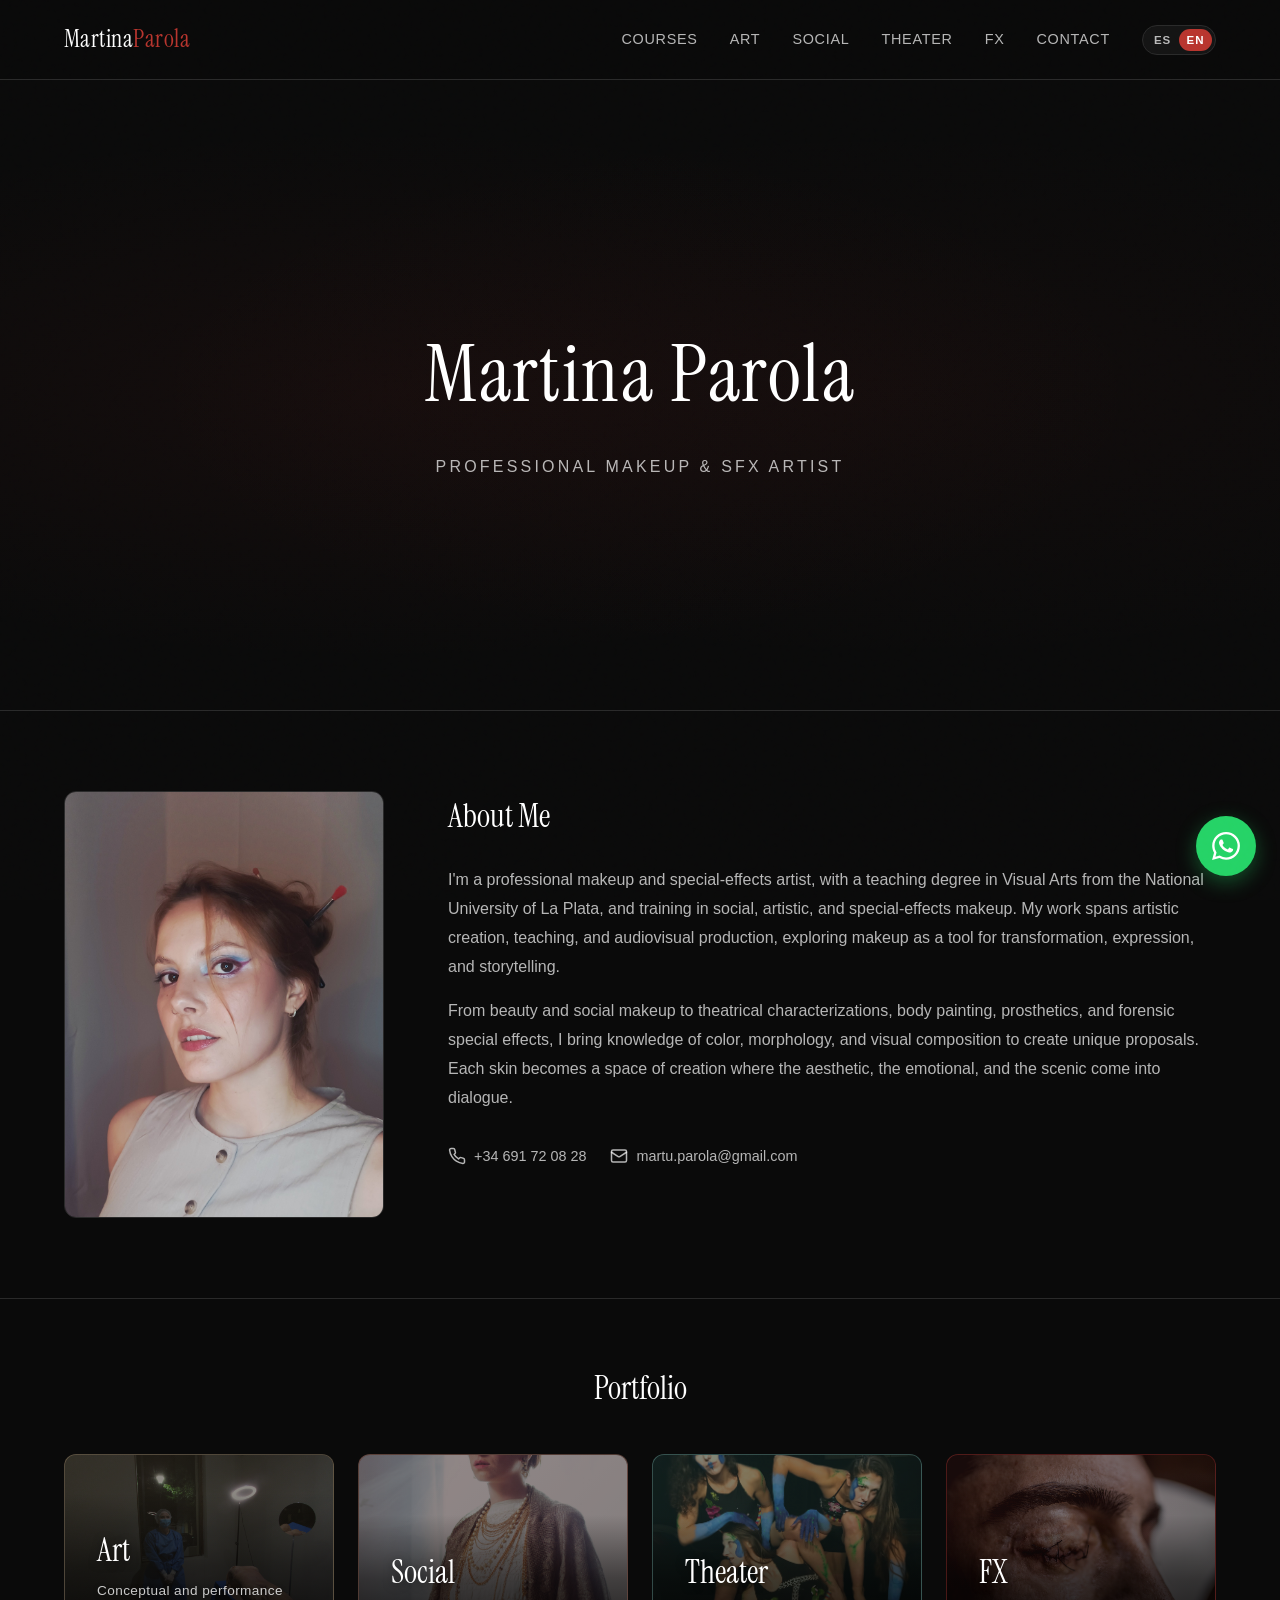
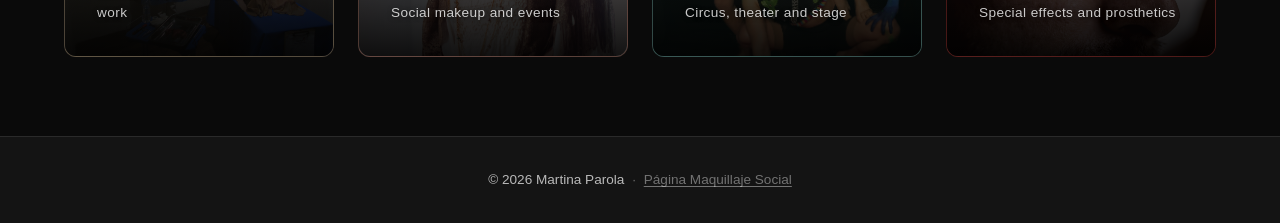
<file: index.html>
<!DOCTYPE html>
<html lang="es">
<head>
  <meta charset="UTF-8" />
  <meta name="viewport" content="width=device-width, initial-scale=1.0, viewport-fit=cover" />
  <meta name="theme-color" content="#0a0a0a" />

  <!-- SEO -->
  <title data-i18n="meta.title">Martina Parola - Efectos Especiales & Maquillaje Artístico</title>
  <meta name="description" content="Martina Parola — maquillaje artístico, efectos especiales y prótesis. Portfolio de trabajos para teatro, circo, producción audiovisual y maquillaje social. Cursos de maquillaje en Oviedo, Asturias, España.">
  <meta name="author" content="Martina Parola">
  <meta name="keywords" content="maquillaje artístico, efectos especiales, FX, prótesis, maquillaje teatral, maquillaje social, automaquillaje, Oviedo, Asturias, España, Martina Parola, body painting, caracterización">

  <!-- Open Graph (Facebook, WhatsApp, LinkedIn, Telegram) -->
  <meta property="og:type" content="profile">
  <meta property="og:url" content="https://martinaparola.art/">
  <meta property="og:title" content="Martina Parola — Maquillaje Artístico & Efectos Especiales">
  <meta property="og:description" content="Portfolio de maquillaje artístico, efectos especiales y prótesis. Trabajos para teatro, circo, producción audiovisual y eventos sociales. Oviedo, España.">
  <meta property="og:image" content="https://martinaparola.art/images/profile-pic.jpg">
  <meta property="og:image:secure_url" content="https://martinaparola.art/images/profile-pic.jpg">
  <meta property="og:image:type" content="image/jpeg">
  <meta property="og:image:width" content="1844">
  <meta property="og:image:height" content="2459">
  <meta property="og:image:alt" content="Martina Parola — Maquilladora artística y efectista">
  <meta property="og:locale" content="es_ES">
  <meta property="og:locale:alternate" content="en_US">
  <meta property="profile:first_name" content="Martina">
  <meta property="profile:last_name" content="Parola">
  <link rel="canonical" href="https://martinaparola.art/">

  <!-- Twitter / X Card -->
  <meta name="twitter:card" content="summary_large_image">
  <meta name="twitter:title" content="Martina Parola — Maquillaje Artístico & Efectos Especiales">
  <meta name="twitter:description" content="Portfolio de maquillaje artístico, efectos especiales y prótesis.">
  <meta name="twitter:image" content="https://martinaparola.art/images/profile-pic.jpg">
  <meta name="twitter:image:alt" content="Martina Parola — Maquilladora artística y efectista">

  <!-- Favicon: SVG inline (no requiere subir un archivo extra) -->
  <link rel="icon" type="image/svg+xml" href="data:image/svg+xml,%3Csvg xmlns='http://www.w3.org/2000/svg' viewBox='0 0 32 32'%3E%3Crect width='32' height='32' rx='5' fill='%230a0a0a'/%3E%3Ctext x='16' y='23' font-family='Georgia,serif' font-size='20' fill='%23ffffff' text-anchor='middle' font-style='italic'%3EM%3C/text%3E%3Ccircle cx='24' cy='23' r='2.2' fill='%23b8352e'/%3E%3C/svg%3E">

  <!-- Structured Data: dice a Google que esto es una persona profesional -->
  <script type="application/ld+json">
  {
    "@context": "https://schema.org",
    "@type": "Person",
    "name": "Martina Parola",
    "url": "https://martinaparola.art/",
    "jobTitle": "Maquilladora artística y efectista",
    "email": "mailto:martu.parola@gmail.com",
    "telephone": "+34-691-72-08-28",
    "sameAs": ["https://www.linkedin.com/in/martina-parola-8889022a8/"],
    "knowsAbout": ["Maquillaje artístico", "Efectos especiales", "Prótesis", "Maquillaje teatral", "Pintura", "Caracterización"],
    "alumniOf": {
      "@type": "CollegeOrUniversity",
      "name": "Universidad Nacional de La Plata"
    },
    "address": {
      "@type": "PostalAddress",
      "addressLocality": "Oviedo",
      "addressRegion": "Asturias",
      "addressCountry": "ES"
    }
  }
  </script>

  <link rel="preconnect" href="https://fonts.googleapis.com">
  <link rel="preconnect" href="https://fonts.gstatic.com" crossorigin>
  <link href="https://fonts.googleapis.com/css2?family=Instrument+Serif:ital@0;1&display=swap" rel="stylesheet">
  <link rel="stylesheet" href="style.css?v=21">
</head>
<body>

  <!-- NAV -->
  <nav class="main-menu">
    <div class="menu-container">
      <a href="#home" class="menu-logo" data-nav="home">Martina<span>Parola</span></a>

      <div class="menu-items">
        <a href="#cursos"   data-nav="cursos"   data-i18n="nav.cursos">Cursos</a>
        <a href="#obra"     data-nav="obra"     data-i18n="nav.obra">Obra</a>
        <a href="#social"   data-nav="social"   data-i18n="nav.social">Social</a>
        <a href="#teatral"  data-nav="teatral"  data-i18n="nav.teatral">Teatral</a>
        <a href="#fx"       data-nav="fx"       data-i18n="nav.fx">FX</a>
        <a href="#contacto" data-nav="contacto" data-i18n="nav.contacto">Contacto</a>
      </div>

      <div class="nav-right">
        <button type="button" class="lang-switch" data-lang="es" aria-label="Idioma / Language">
          <span class="lang-switch-track">
            <span class="lang-switch-label">ES</span>
            <span class="lang-switch-label">EN</span>
            <span class="lang-switch-thumb" aria-hidden="true"></span>
          </span>
        </button>
        <button class="mobile-menu-toggle" aria-label="Menú">
          <svg width="24" height="24" viewBox="0 0 24 24" fill="none" stroke="currentColor" stroke-width="2" stroke-linecap="round" stroke-linejoin="round">
            <line x1="3" y1="6" x2="21" y2="6"></line>
            <line x1="3" y1="12" x2="21" y2="12"></line>
            <line x1="3" y1="18" x2="21" y2="18"></line>
          </svg>
        </button>
      </div>
    </div>
  </nav>

  <main>

    <!-- PAGE: HOME -->
    <section id="page-home" class="page active">
      <header class="hero">
        <div class="hero-content">
          <h1>Martina Parola</h1>
          <p class="hero-subtitle" data-i18n="hero.subtitle">Maquilladora Profesional & Efectista</p>
        </div>
      </header>

      <div class="home-about reveal" id="home-about">
        <div class="container">
          <div class="home-about-content">
            <div class="home-about-image">
              <img src="images/profile-pic.jpg" alt="Martina Parola" loading="lazy">
            </div>
            <div class="home-about-text">
              <h2 data-i18n="home.aboutTitle">Sobre Mí</h2>
              <p data-i18n="home.aboutP1">Soy maquilladora profesional y efectista, titulada como Profesora en Artes Plásticas por la Universidad Nacional de La Plata, con formación en maquillaje social, artístico y efectos especiales. Mi trabajo se desarrolla entre la creación artística, la docencia y la producción audiovisual, explorando el maquillaje como una herramienta de transformación, expresión y narrativa.</p>
              <p data-i18n="home.aboutP2">Desde maquillaje beauty y social hasta caracterizaciones teatrales, bodypainting, prótesis y efectos especiales forenses, integro conocimientos de color, morfología y composición visual para crear propuestas únicas. Cada piel se convierte en un espacio de creación donde lo estético, lo emocional y lo escénico dialogan.</p>
              <div class="home-contact-strip">
                <a href="tel:+34691720828" class="home-contact-link">
                  <svg width="18" height="18" viewBox="0 0 24 24" fill="none" stroke="currentColor" stroke-width="2" stroke-linecap="round" stroke-linejoin="round"><path d="M22 16.92v3a2 2 0 0 1-2.18 2 19.79 19.79 0 0 1-8.63-3.07 19.5 19.5 0 0 1-6-6 19.79 19.79 0 0 1-3.07-8.67A2 2 0 0 1 4.11 2h3a2 2 0 0 1 2 1.72 12.84 12.84 0 0 0 .7 2.81 2 2 0 0 1-.45 2.11L8.09 9.91a16 16 0 0 0 6 6l1.27-1.27a2 2 0 0 1 2.11-.45 12.84 12.84 0 0 0 2.81.7A2 2 0 0 1 22 16.92z"></path></svg>
                  +34 691 72 08 28
                </a>
                <a href="mailto:martu.parola@gmail.com" class="home-contact-link">
                  <svg width="18" height="18" viewBox="0 0 24 24" fill="none" stroke="currentColor" stroke-width="2" stroke-linecap="round" stroke-linejoin="round"><rect width="20" height="16" x="2" y="4" rx="2"></rect><path d="m22 7-8.97 5.7a1.94 1.94 0 0 1-2.06 0L2 7"></path></svg>
                  martu.parola@gmail.com
                </a>
              </div>
            </div>
          </div>
        </div>
      </div>

      <div class="home-categories reveal">
        <div class="container">
          <h2 data-i18n="home.portfolio">Portfolio</h2>
          <div class="category-grid reveal-stagger">
            <a href="#obra" class="category-card category-obra" data-nav="obra">
              <div class="category-card-preview" data-preview="obra" aria-hidden="true"></div>
              <div class="category-card-inner">
                <h3 data-i18n="cat.obra.title">Obra</h3>
                <p data-i18n="cat.obra.desc">Trabajo conceptual y performático</p>
              </div>
            </a>
            <a href="#social" class="category-card category-social" data-nav="social">
              <div class="category-card-preview" data-preview="social" aria-hidden="true"></div>
              <div class="category-card-inner">
                <h3 data-i18n="cat.social.title">Social</h3>
                <p data-i18n="cat.social.desc">Maquillaje social y eventos</p>
              </div>
            </a>
            <a href="#teatral" class="category-card category-teatral" data-nav="teatral">
              <div class="category-card-preview" data-preview="teatral" aria-hidden="true"></div>
              <div class="category-card-inner">
                <h3 data-i18n="cat.teatral.title">Teatral</h3>
                <p data-i18n="cat.teatral.desc">Circo, teatro y escena</p>
              </div>
            </a>
            <a href="#fx" class="category-card category-fx" data-nav="fx">
              <div class="category-card-preview" data-preview="fx" aria-hidden="true"></div>
              <div class="category-card-inner">
                <h3 data-i18n="cat.fx.title">FX</h3>
                <p data-i18n="cat.fx.desc">Efectos especiales y prótesis</p>
              </div>
            </a>
          </div>
        </div>
      </div>

    </section>

    <!-- PAGE: CURSOS -->
    <section id="page-cursos" class="page">
      <div class="page-header">
        <div class="container">
          <h1 data-i18n="cursos.title">Cursos</h1>
          <p class="page-header-sub" data-i18n="cursos.sub">Formación y talleres</p>
        </div>
      </div>
      <div class="container">
        <div class="cursos-grid">
          <div class="curso-card">
            <div class="curso-number">01</div>
            <div class="curso-icon">
              <svg width="32" height="32" viewBox="0 0 24 24" fill="none" stroke="currentColor" stroke-width="1.5" stroke-linecap="round" stroke-linejoin="round"><circle cx="12" cy="12" r="10"></circle><path d="M8 14s1.5 2 4 2 4-2 4-2"></path><line x1="9" y1="9" x2="9.01" y2="9"></line><line x1="15" y1="9" x2="15.01" y2="9"></line></svg>
            </div>
            <h3 data-i18n="curso.auto.title">Automaquillaje</h3>
            <p class="curso-desc" data-i18n="curso.auto.desc">Aprendé técnicas de maquillaje social para aplicar vos misma. Ideal para eventos, salidas y el día a día.</p>
            <ul class="curso-features">
              <li data-i18n="curso.auto.f1">Técnicas de base, ojos y labios</li>
              <li data-i18n="curso.auto.f2">Productos y herramientas básicas</li>
              <li data-i18n="curso.auto.f3">Adaptación a tu tipo de piel y rasgos</li>
              <li data-i18n="curso.auto.f4">Material y guía descargable</li>
            </ul>
            <div class="curso-meta">
              <span data-i18n="curso.modality">Online · España</span>
            </div>
            <a href="#contacto" data-nav="contacto" class="curso-cta" data-i18n="curso.cta">Consultar</a>
          </div>
          <div class="curso-card">
            <div class="curso-number">02</div>
            <div class="curso-icon">
              <svg width="32" height="32" viewBox="0 0 24 24" fill="none" stroke="currentColor" stroke-width="1.5" stroke-linecap="round" stroke-linejoin="round"><path d="m21.64 3.64-1.28-1.28a1.21 1.21 0 0 0-1.72 0L2.36 18.64a1.21 1.21 0 0 0 0 1.72l1.28 1.28a1.2 1.2 0 0 0 1.72 0L21.64 5.36a1.2 1.2 0 0 0 0-1.72Z"></path><path d="m14 7 3 3"></path></svg>
            </div>
            <h3 data-i18n="curso.art.title">Maquillaje FX forense — inicial</h3>
            <p class="curso-desc" data-i18n="curso.art.desc">Taller de maquillaje de caracterización y heridas. Técnicas de caracterización, prótesis y diseño de personajes.</p>
            <ul class="curso-features">
              <li data-i18n="curso.art.f1">Caracterización y diseño de personajes</li>
              <li data-i18n="curso.art.f2">Creación de hematomas</li>
              <li data-i18n="curso.art.f3">Heridas y efectos de trauma</li>
              <li data-i18n="curso.art.f4">Creación de sangre falsa</li>
              <li data-i18n="curso.art.f5">Vejez con látex</li>
            </ul>
            <div class="curso-meta">
              <span data-i18n="curso.modality">Online · España</span>
            </div>
            <a href="#contacto" data-nav="contacto" class="curso-cta" data-i18n="curso.cta">Consultar</a>
          </div>
        </div>
      </div>
    </section>

    <!-- PAGE: OBRA -->
    <section id="page-obra" class="page page-obra">
      <div class="page-header">
        <div class="container">
          <h1 data-i18n="page.obra.title">Obra</h1>
          <p class="page-header-sub" data-i18n="page.obra.sub">Trabajo conceptual y performático</p>
        </div>
      </div>
      <div class="container">
        <div class="portfolio-grid" id="grid-obra"></div>
      </div>
    </section>

    <!-- PAGE: SOCIAL -->
    <section id="page-social" class="page page-social">
      <div class="page-header">
        <div class="container">
          <h1 data-i18n="page.social.title">Social</h1>
          <p class="page-header-sub" data-i18n="page.social.sub">Maquillaje social y eventos</p>
        </div>
      </div>
      <div class="container">
        <div class="portfolio-grid" id="grid-social"></div>
      </div>
    </section>

    <!-- PAGE: TEATRAL -->
    <section id="page-teatral" class="page page-teatral">
      <div class="page-header">
        <div class="container">
          <h1 data-i18n="page.teatral.title">Teatral</h1>
          <p class="page-header-sub" data-i18n="page.teatral.sub">Circo, teatro y escena</p>
        </div>
      </div>
      <div class="container">
        <div class="portfolio-grid" id="grid-teatral"></div>
      </div>
    </section>

    <!-- PAGE: FX -->
    <section id="page-fx" class="page page-fx">
      <div class="page-header">
        <div class="container">
          <h1 data-i18n="page.fx.title">FX</h1>
          <p class="page-header-sub" data-i18n="page.fx.sub">Efectos especiales y prótesis</p>
        </div>
      </div>
      <div class="container">
        <div class="portfolio-grid" id="grid-fx"></div>
      </div>
    </section>

    <!-- PAGE: CONTACTO -->
    <section id="page-contacto" class="page">
      <div class="page-header">
        <div class="container">
          <h1 data-i18n="page.contacto.title">Contacto & CV</h1>
        </div>
      </div>
      <div class="container">
        <div class="contacto-layout">
          <div class="contacto-info-card">
            <h2 data-i18n="contacto.title">Contactame</h2>
            <div class="contact-details">
              <a href="tel:+34691720828" class="contact-link">
                <svg width="20" height="20" viewBox="0 0 24 24" fill="none" stroke="currentColor" stroke-width="2" stroke-linecap="round" stroke-linejoin="round"><path d="M22 16.92v3a2 2 0 0 1-2.18 2 19.79 19.79 0 0 1-8.63-3.07 19.5 19.5 0 0 1-6-6 19.79 19.79 0 0 1-3.07-8.67A2 2 0 0 1 4.11 2h3a2 2 0 0 1 2 1.72 12.84 12.84 0 0 0 .7 2.81 2 2 0 0 1-.45 2.11L8.09 9.91a16 16 0 0 0 6 6l1.27-1.27a2 2 0 0 1 2.11-.45 12.84 12.84 0 0 0 2.81.7A2 2 0 0 1 22 16.92z"></path></svg>
                +34 691 72 08 28
              </a>
              <a href="mailto:martu.parola@gmail.com" class="contact-link">
                <svg width="20" height="20" viewBox="0 0 24 24" fill="none" stroke="currentColor" stroke-width="2" stroke-linecap="round" stroke-linejoin="round"><rect width="20" height="16" x="2" y="4" rx="2"></rect><path d="m22 7-8.97 5.7a1.94 1.94 0 0 1-2.06 0L2 7"></path></svg>
                martu.parola@gmail.com
              </a>
              <a href="https://www.linkedin.com/in/martina-parola-8889022a8/" target="_blank" rel="noopener" class="contact-link">
                <svg width="20" height="20" viewBox="0 0 24 24" fill="none" stroke="currentColor" stroke-width="2" stroke-linecap="round" stroke-linejoin="round"><path d="M16 8a6 6 0 0 1 6 6v7h-4v-7a2 2 0 0 0-2-2 2 2 0 0 0-2 2v7h-4v-7a6 6 0 0 1 6-6z"></path><rect width="4" height="12" x="2" y="9"></rect><circle cx="4" cy="4" r="2"></circle></svg>
                LinkedIn
              </a>
            </div>
            <div class="cv-download">
              <a href="CV_Martina_Parola_ES.pdf" target="_blank" rel="noopener" class="download-button">
                <svg width="20" height="20" viewBox="0 0 24 24" fill="none" stroke="currentColor" stroke-width="2" stroke-linecap="round" stroke-linejoin="round"><path d="M2 12s3-7 10-7 10 7 10 7-3 7-10 7-10-7-10-7Z"></path><circle cx="12" cy="12" r="3"></circle></svg>
                <span data-i18n="contacto.view">Ver CV</span>
              </a>
              <a href="CV_Martina_Parola_ES.pdf" download class="download-link">
                <svg width="16" height="16" viewBox="0 0 24 24" fill="none" stroke="currentColor" stroke-width="2" stroke-linecap="round" stroke-linejoin="round"><path d="M21 15v4a2 2 0 0 1-2 2H5a2 2 0 0 1-2-2v-4"></path><polyline points="7 10 12 15 17 10"></polyline><line x1="12" y1="15" x2="12" y2="3"></line></svg>
                <span data-i18n="contacto.download">Descargar PDF</span>
              </a>
            </div>
          </div>

          <div class="cv-content">
            <div class="cv-block">
              <h3 data-i18n="cv.exp">Experiencia profesional</h3>
              <div class="cv-item">
                <h4 data-i18n="cv.exp.cruzroja.title">Maquilladora Profesional y FX — Simulacros Oficiales de Emergencia</h4>
                <p class="cv-meta" data-i18n="cv.exp.cruzroja.meta">Cruz Roja Argentina • 2025</p>
              </div>
              <div class="cv-item">
                <h4 data-i18n="cv.exp.gritos.title">Caracterizadora y Maquilladora</h4>
                <p class="cv-meta" data-i18n="cv.exp.gritos.meta">Festival Internacional de Cine de Terror y Fantasía "Gritos en el Planetario", IV edición — La Plata, Buenos Aires • 2025</p>
              </div>
              <div class="cv-item">
                <h4 data-i18n="cv.exp.ficpba.title">Docente de Técnicas Profesionales de Maquillaje FX Forense</h4>
                <p class="cv-meta" data-i18n="cv.exp.ficpba.meta">Festival Internacional de Cine de la Provincia de Buenos Aires, FICPBA 3.ª edición • 2025</p>
              </div>
              <div class="cv-item">
                <h4 data-i18n="cv.exp.mastermind.title">Maquilladora, Caracterizadora y Efectista — Prótesis y Maquillaje Social</h4>
                <p class="cv-meta" data-i18n="cv.exp.mastermind.meta">Producciones fotográficas "Mastermind" • 2024 – 2025</p>
              </div>
              <div class="cv-item">
                <h4 data-i18n="cv.exp.freelance.title">Maquilladora Profesional, Social, Caracterizadora y Efectista</h4>
                <p class="cv-meta" data-i18n="cv.exp.freelance.meta">Proyectos freelance — Videoclip, cortometrajes y producciones audiovisuales • 2024 – 2025</p>
                <ul class="cv-projects">
                  <li data-i18n="cv.exp.freelance.proj1">Cortometraje Los Opacados (2025): creación y aplicación de prótesis, maquillaje HD para cámara y caracterización de personajes.</li>
                  <li data-i18n="cv.exp.freelance.proj2">Cortometraje La Purificación — Facultad de Bellas Artes de La Plata (2025): desarrollo de prótesis, sistema de salpicado de sangre y maquillaje FX.</li>
                  <li data-i18n="cv.exp.freelance.proj3">Videoclip Aletea (2024): creación y aplicación de prótesis, maquillaje artístico y maquillaje social.</li>
                </ul>
              </div>
              <div class="cv-item">
                <h4 data-i18n="cv.exp.audiovisual.title">Creadora de Contenido Audiovisual</h4>
                <p class="cv-meta" data-i18n="cv.exp.audiovisual.meta">Tech Gaming, Buenos Aires • Feb 2022 – Feb 2023</p>
              </div>
              <div class="cv-item">
                <h4 data-i18n="cv.exp.fam.title">Artista Visual — Bodypainting y Caracterización</h4>
                <p class="cv-meta" data-i18n="cv.exp.fam.meta">Evento Fam Up — Laguna de Gómez, Junín • 2019</p>
              </div>
            </div>
            <div class="cv-block">
              <h3 data-i18n="cv.edu">Educación</h3>
              <div class="cv-item">
                <h4 data-i18n="cv.edu.lic.title">Licenciatura en Artes Plásticas (Pintura)</h4>
                <p class="cv-meta" data-i18n="cv.edu.lic.meta">UNLP — Facultad de Artes • 2018 – 2023</p>
              </div>
              <div class="cv-item">
                <h4 data-i18n="cv.edu.prof.title">Profesorado en Artes Plásticas (Pintura)</h4>
                <p class="cv-meta" data-i18n="cv.edu.prof.meta">UNLP — Facultad de Artes • 2018 – 2024</p>
              </div>
            </div>
            <div class="cv-block">
              <h3 data-i18n="cv.skills">Habilidades</h3>
              <div class="cv-skills">
                <span class="skill-tag" data-i18n="skill.maquillaje">Maquillaje artístico</span>
                <span class="skill-tag" data-i18n="skill.fx">Efectos especiales</span>
                <span class="skill-tag" data-i18n="skill.protesis">Prótesis</span>
                <span class="skill-tag" data-i18n="skill.pintura">Pintura</span>
                <span class="skill-tag" data-i18n="skill.audiovisual">Producción audiovisual</span>
                <span class="skill-tag" data-i18n="skill.ingles">Inglés avanzado</span>
              </div>
            </div>
          </div>
        </div>
      </div>
    </section>

  </main>

  <!-- MODAL -->
  <div class="modal" id="modal">
    <div class="modal-content">
      <button class="modal-close" id="modal-close">
        <svg width="24" height="24" viewBox="0 0 24 24" fill="none" stroke="currentColor" stroke-width="2" stroke-linecap="round" stroke-linejoin="round"><path d="M18 6 6 18"></path><path d="m6 6 12 12"></path></svg>
      </button>
      <div class="modal-carousel">
        <button class="carousel-button prev" id="carousel-prev">
          <svg width="24" height="24" viewBox="0 0 24 24" fill="none" stroke="currentColor" stroke-width="2" stroke-linecap="round" stroke-linejoin="round"><path d="m15 18-6-6 6-6"></path></svg>
        </button>
        <div class="carousel-container" id="carousel-container"></div>
        <button class="carousel-button next" id="carousel-next">
          <svg width="24" height="24" viewBox="0 0 24 24" fill="none" stroke="currentColor" stroke-width="2" stroke-linecap="round" stroke-linejoin="round"><path d="m9 18 6-6-6-6"></path></svg>
        </button>
      </div>
      <div class="modal-info">
        <h3 id="modal-title"></h3>
        <p id="modal-description"></p>
      </div>
    </div>
  </div>

  <!-- WhatsApp floating button -->
  <a href="#" id="whatsapp-fab" class="whatsapp-fab" target="_blank" rel="noopener" aria-label="WhatsApp">
    <svg width="28" height="28" viewBox="0 0 24 24" fill="currentColor" aria-hidden="true">
      <path d="M17.472 14.382c-.297-.149-1.758-.867-2.03-.967-.273-.099-.471-.148-.67.15-.197.297-.767.966-.94 1.164-.173.199-.347.223-.644.075-.297-.15-1.255-.463-2.39-1.475-.883-.788-1.48-1.761-1.653-2.059-.173-.297-.018-.458.13-.606.134-.133.298-.347.446-.52.149-.174.198-.298.298-.497.099-.198.05-.371-.025-.52-.075-.149-.669-1.612-.916-2.207-.242-.579-.487-.5-.669-.51-.173-.008-.371-.01-.57-.01-.198 0-.52.074-.792.372-.272.297-1.04 1.016-1.04 2.479 0 1.462 1.065 2.875 1.213 3.074.149.198 2.096 3.2 5.077 4.487.709.306 1.262.489 1.694.625.712.227 1.36.195 1.871.118.571-.085 1.758-.719 2.006-1.413.248-.694.248-1.289.173-1.413-.074-.124-.272-.198-.57-.347m-5.421 7.403h-.004a9.87 9.87 0 01-5.031-1.378l-.361-.214-3.741.982.998-3.648-.235-.374a9.86 9.86 0 01-1.51-5.26c.001-5.45 4.436-9.884 9.888-9.884 2.64 0 5.122 1.03 6.988 2.898a9.825 9.825 0 012.893 6.994c-.003 5.45-4.437 9.884-9.885 9.884m8.413-18.297A11.815 11.815 0 0012.05 0C5.495 0 .16 5.335.157 11.892c0 2.096.547 4.142 1.588 5.945L.057 24l6.305-1.654a11.882 11.882 0 005.683 1.448h.005c6.554 0 11.89-5.335 11.893-11.893a11.821 11.821 0 00-3.48-8.413z"/>
    </svg>
    <span class="whatsapp-fab-tooltip" id="whatsapp-fab-tooltip">Escribime por WhatsApp</span>
  </a>

  <footer>
    <div class="container">
      <p>© 2026 Martina Parola <span class="footer-sep">·</span> <a href="/maquillaje-social/" class="footer-cross-link">Página Maquillaje Social</a></p>
    </div>
  </footer>

  <script src="script.js?v=21"></script>
</body>
</html>
</file>
<file: style.css>
/* ═══════════════════════════════════════
   BASE / VARIABLES
   ═══════════════════════════════════════ */
:root {
  --bg-color: #0a0a0a;
  --text-color: #ffffff;
  --text-muted: rgba(255, 255, 255, 0.7);
  --accent-color: #b8352e;
  --surface-color: #141414;
  --surface-color-2: #1c1c1c;
  --border-color: #2a2a2a;
  --hover-color: #222222;
  --menu-bg: rgba(10, 10, 10, 0.95);
  --font-display: 'Instrument Serif', Georgia, serif;
  --font-body: -apple-system, BlinkMacSystemFont, "Segoe UI", Roboto, Oxygen,
    Ubuntu, Cantarell, "Open Sans", "Helvetica Neue", sans-serif;
}

/* Per-page accent overrides + glow variables for atmospheric backgrounds */
.page-obra {
  --accent-color: #b9a78a;
  --accent-rgb: 185, 167, 138;
}
.page-social {
  --accent-color: #c4917b;
  --accent-rgb: 196, 145, 123;
}
.page-teatral {
  --accent-color: #7aaca5;
  --accent-rgb: 122, 172, 165;
}
.page-fx {
  --accent-color: #b8352e;
  --accent-rgb: 184, 53, 46;
}

/* Atmospheric background for portfolio pages — subtle color bleed */
.page-obra,
.page-social,
.page-teatral,
.page-fx {
  position: relative;
}

.page-obra::before,
.page-social::before,
.page-teatral::before,
.page-fx::before {
  content: '';
  position: absolute;
  top: 0;
  left: 0;
  right: 0;
  height: 600px;
  pointer-events: none;
  background:
    radial-gradient(ellipse 80% 60% at 15% 0%,  rgba(var(--accent-rgb), 0.10), transparent 60%),
    radial-gradient(ellipse 80% 50% at 85% 30%, rgba(var(--accent-rgb), 0.07), transparent 65%);
  z-index: 0;
}

.page-obra > *,
.page-social > *,
.page-teatral > *,
.page-fx > * {
  position: relative;
  z-index: 1;
}

/* Tinted page headers per section */
.page-obra .page-header,
.page-social .page-header,
.page-teatral .page-header,
.page-fx .page-header {
  background: linear-gradient(180deg,
    rgba(var(--accent-rgb), 0.14) 0%,
    rgba(var(--accent-rgb), 0.04) 60%,
    transparent 100%);
  border-bottom-color: rgba(var(--accent-rgb), 0.3);
}

/* Section-tinted surface cards (subtle warm/cool undertone) */
.page-obra .portfolio-item,
.page-social .portfolio-item,
.page-teatral .portfolio-item,
.page-fx .portfolio-item {
  background: linear-gradient(180deg,
    rgba(var(--accent-rgb), 0.04) 0%,
    var(--surface-color) 100%);
  border-color: rgba(var(--accent-rgb), 0.2);
}

.page-obra .portfolio-item:hover,
.page-social .portfolio-item:hover,
.page-teatral .portfolio-item:hover,
.page-fx .portfolio-item:hover {
  border-color: var(--accent-color);
  box-shadow: 0 8px 24px rgba(var(--accent-rgb), 0.15);
}

.page-obra .placeholder-img,
.page-social .placeholder-img,
.page-teatral .placeholder-img,
.page-fx .placeholder-img {
  background: linear-gradient(135deg,
    rgba(var(--accent-rgb), 0.08) 0%,
    var(--surface-color-2) 100%);
}

/* Nav links: each portfolio section's link tints to its own color on hover/active */
.menu-items a[data-nav="obra"]:hover,
.menu-items a[data-nav="obra"].active {
  color: #b9a78a;
}
.menu-items a[data-nav="obra"]:hover::after,
.menu-items a[data-nav="obra"].active::after {
  background: #b9a78a;
}

.menu-items a[data-nav="social"]:hover,
.menu-items a[data-nav="social"].active {
  color: #c4917b;
}
.menu-items a[data-nav="social"]:hover::after,
.menu-items a[data-nav="social"].active::after {
  background: #c4917b;
}

.menu-items a[data-nav="teatral"]:hover,
.menu-items a[data-nav="teatral"].active {
  color: #7aaca5;
}
.menu-items a[data-nav="teatral"]:hover::after,
.menu-items a[data-nav="teatral"].active::after {
  background: #7aaca5;
}

.menu-items a[data-nav="fx"]:hover,
.menu-items a[data-nav="fx"].active {
  color: #b8352e;
}
.menu-items a[data-nav="fx"]:hover::after,
.menu-items a[data-nav="fx"].active::after {
  background: #b8352e;
}

* { margin: 0; padding: 0; box-sizing: border-box; }
html { scroll-behavior: smooth; }

body {
  font-family: var(--font-body);
  line-height: 1.6;
  color: var(--text-color);
  background-color: var(--bg-color);
  -webkit-text-size-adjust: 100%;
  -webkit-tap-highlight-color: transparent;
}

/* Better touch targets */
button, a {
  -webkit-tap-highlight-color: transparent;
  touch-action: manipulation;
}

img {
  max-width: 100%;
  height: auto;
  display: block;
}

/* Respect motion preferences */
@media (prefers-reduced-motion: reduce) {
  *, *::before, *::after {
    animation-duration: 0.01ms !important;
    transition-duration: 0.01ms !important;
  }
}

/* Editorial grain overlay — subtle film noise across the whole page.
   Uses an SVG turbulence filter; works in all modern browsers. */
body::after {
  content: '';
  position: fixed;
  inset: 0;
  pointer-events: none;
  z-index: 9999;
  opacity: 0.045;
  background-image: url("data:image/svg+xml;utf8,<svg xmlns='http://www.w3.org/2000/svg' viewBox='0 0 200 200'><filter id='n'><feTurbulence type='fractalNoise' baseFrequency='0.9' numOctaves='2' stitchTiles='stitch'/></filter><rect width='100%25' height='100%25' filter='url(%23n)'/></svg>");
  mix-blend-mode: overlay;
}

@media (prefers-reduced-motion: reduce) {
  body::after { opacity: 0.025; }
}

/* Smooth language transition — quick fade when switching ES↔EN */
main, .lang-switch {
  transition: opacity 0.18s ease;
}
body.lang-changing main {
  opacity: 0.15;
}

/* Scroll-reveal animations — sections fade up as they enter the viewport */
.reveal {
  opacity: 0;
  transform: translateY(28px);
  transition: opacity 0.8s cubic-bezier(0.16, 1, 0.3, 1), transform 0.8s cubic-bezier(0.16, 1, 0.3, 1);
  will-change: opacity, transform;
}
.reveal.is-visible {
  opacity: 1;
  transform: translateY(0);
}

/* Staggered reveal for children grids — each child slightly delayed */
.reveal-stagger > * {
  opacity: 0;
  transform: translateY(20px);
  transition: opacity 0.7s cubic-bezier(0.16, 1, 0.3, 1), transform 0.7s cubic-bezier(0.16, 1, 0.3, 1);
}
.reveal-stagger.is-visible > * {
  opacity: 1;
  transform: translateY(0);
}
.reveal-stagger.is-visible > *:nth-child(1) { transition-delay: 0.05s; }
.reveal-stagger.is-visible > *:nth-child(2) { transition-delay: 0.15s; }
.reveal-stagger.is-visible > *:nth-child(3) { transition-delay: 0.25s; }
.reveal-stagger.is-visible > *:nth-child(4) { transition-delay: 0.35s; }
.reveal-stagger.is-visible > *:nth-child(5) { transition-delay: 0.45s; }

@media (prefers-reduced-motion: reduce) {
  .reveal, .reveal-stagger > * {
    opacity: 1 !important;
    transform: none !important;
  }
}

.container {
  max-width: 1200px;
  margin: 0 auto;
  padding: 0 1.5rem;
}

/* ═══════════════════════════════════════
   SPA ROUTING
   ═══════════════════════════════════════ */
.page {
  display: none;
  min-height: calc(100vh - 80px);
  padding-top: 80px; /* nav height */
  animation: pageFadeIn 0.35s ease;
}

.page.active {
  display: block;
}

@keyframes pageFadeIn {
  from { opacity: 0; transform: translateY(8px); }
  to   { opacity: 1; transform: translateY(0); }
}


/* ═══════════════════════════════════════
   NAV
   ═══════════════════════════════════════ */
.main-menu {
  position: fixed;
  top: 0;
  left: 0;
  right: 0;
  height: 80px;
  background: var(--menu-bg);
  backdrop-filter: blur(12px);
  -webkit-backdrop-filter: blur(12px);
  z-index: 100;
  border-bottom: 1px solid var(--border-color);
}

.menu-container {
  height: 100%;
  display: flex;
  align-items: center;
  gap: 2rem;
  max-width: 1200px;
  margin: 0 auto;
  padding: 0 1.5rem;
}

.menu-logo {
  font-family: var(--font-display);
  font-size: 1.5rem;
  font-weight: 400;
  color: var(--text-color);
  text-decoration: none;
  letter-spacing: 0.02em;
}

.menu-logo span {
  color: var(--accent-color);
}

.menu-items {
  display: flex;
  gap: 2rem;
  margin-left: auto;
}

.nav-right {
  display: flex;
  align-items: center;
  gap: 0.75rem;
}

/* Language switch (sliding) */
.lang-switch {
  background: none;
  border: none;
  padding: 0;
  cursor: pointer;
  display: inline-block;
  -webkit-tap-highlight-color: transparent;
}

.lang-switch-track {
  position: relative;
  display: inline-grid;
  grid-template-columns: 1fr 1fr;
  align-items: center;
  width: 74px;
  height: 30px;
  padding: 3px;
  background: var(--surface-color);
  border: 1px solid var(--border-color);
  border-radius: 999px;
  transition: border-color 0.25s;
}

.lang-switch:hover .lang-switch-track {
  border-color: var(--accent-color);
}

.lang-switch-label {
  position: relative;
  z-index: 2;
  font-family: var(--font-body);
  font-size: 0.72rem;
  font-weight: 700;
  letter-spacing: 0.08em;
  text-align: center;
  color: var(--text-muted);
  transition: color 0.25s;
  pointer-events: none;
  user-select: none;
}

.lang-switch-thumb {
  position: absolute;
  top: 3px;
  left: 3px;
  width: calc(50% - 3px);
  height: calc(100% - 6px);
  background: var(--accent-color);
  border-radius: 999px;
  z-index: 1;
  transition: transform 0.28s cubic-bezier(0.4, 0, 0.2, 1);
}

/* When in EN, slide thumb to the right */
.lang-switch[data-lang="en"] .lang-switch-thumb {
  transform: translateX(100%);
}

/* Active label gets white */
.lang-switch[data-lang="es"] .lang-switch-label:first-of-type,
.lang-switch[data-lang="en"] .lang-switch-label:nth-of-type(2) {
  color: white;
}

.menu-items a {
  color: var(--text-muted);
  text-decoration: none;
  font-weight: 500;
  font-size: 0.9rem;
  letter-spacing: 0.05em;
  text-transform: uppercase;
  transition: color 0.3s;
  position: relative;
}

.menu-items a::after {
  content: '';
  position: absolute;
  bottom: -4px;
  left: 0;
  width: 0;
  height: 2px;
  background: var(--accent-color);
  transition: width 0.3s;
}

.menu-items a:hover,
.menu-items a.active {
  color: var(--text-color);
}

.menu-items a.active::after,
.menu-items a:hover::after {
  width: 100%;
}

.mobile-menu-toggle {
  display: none;
  background: none;
  border: none;
  color: var(--text-color);
  cursor: pointer;
  padding: 0.5rem;
}


/* ═══════════════════════════════════════
   HERO (Home)
   ═══════════════════════════════════════ */
.hero {
  height: 70vh;
  display: flex;
  align-items: center;
  justify-content: center;
  text-align: center;
  background: var(--bg-color);
  position: relative;
  overflow: hidden;
}

.hero::before {
  content: '';
  position: absolute;
  inset: 0;
  background:
    radial-gradient(ellipse at 30% 50%, rgba(184, 53, 46, 0.06) 0%, transparent 60%),
    radial-gradient(ellipse at 70% 50%, rgba(184, 53, 46, 0.04) 0%, transparent 60%);
}

.hero-content {
  position: relative;
}

.hero h1 {
  font-family: var(--font-display);
  font-size: 5rem;
  font-weight: 400;
  letter-spacing: 0.02em;
  margin-bottom: 1rem;
}

.hero-subtitle {
  font-size: 1rem;
  letter-spacing: 0.2em;
  text-transform: uppercase;
  color: var(--text-muted);
}


/* ═══════════════════════════════════════
   HOME: ABOUT
   ═══════════════════════════════════════ */
.home-about {
  padding: 5rem 0;
  border-top: 1px solid var(--border-color);
}

.home-about-content {
  display: grid;
  grid-template-columns: 320px 1fr;
  gap: 4rem;
  align-items: start;
}

.home-about-image {
  border-radius: 12px;
  overflow: hidden;
  border: 1px solid var(--border-color);
  aspect-ratio: 3/4;
}

.home-about-image img {
  width: 100%;
  height: 100%;
  object-fit: cover;
}

.home-about-text h2 {
  font-family: var(--font-display);
  font-size: 2rem;
  font-weight: 400;
  text-align: left;
  margin-bottom: 1.5rem;
}

.home-about-text p {
  color: var(--text-muted);
  margin-bottom: 1rem;
  line-height: 1.8;
}

.home-contact-strip {
  display: flex;
  gap: 1.5rem;
  margin-top: 2rem;
  flex-wrap: wrap;
}

.home-contact-link {
  display: inline-flex;
  align-items: center;
  gap: 0.5rem;
  color: var(--text-muted);
  text-decoration: none;
  font-size: 0.9rem;
  transition: color 0.3s;
}

.home-contact-link:hover {
  color: var(--accent-color);
}


/* ═══════════════════════════════════════
   FEATURED WORK (toggleable, home only)
   ═══════════════════════════════════════ */
.home-featured {
  padding: 5rem 0;
  border-top: 1px solid var(--border-color);
}

.featured-card {
  display: grid;
  grid-template-columns: 1.1fr 1fr;
  gap: 2.5rem;
  background: var(--surface-color);
  border: 1px solid var(--border-color);
  border-radius: 16px;
  overflow: hidden;
  text-decoration: none;
  color: var(--text-color);
  transition: border-color 0.4s ease, box-shadow 0.4s ease, transform 0.4s ease;
}

.featured-card:hover {
  border-color: var(--accent-color);
  box-shadow: 0 18px 50px rgba(0, 0, 0, 0.35), 0 0 0 1px rgba(var(--accent-rgb, 184, 53, 46), 0.15);
  transform: translateY(-3px);
}

.featured-image {
  position: relative;
  aspect-ratio: 4/3;
  overflow: hidden;
  background: var(--surface-color-2);
}

.featured-image img {
  width: 100%;
  height: 100%;
  object-fit: cover;
  transition: transform 0.7s cubic-bezier(0.16, 1, 0.3, 1);
}

.featured-card:hover .featured-image img {
  transform: scale(1.04);
}

.featured-image::after {
  content: '';
  position: absolute;
  inset: 0;
  background: linear-gradient(to right, transparent 60%, rgba(20, 20, 20, 0.4) 100%);
  pointer-events: none;
}

.featured-info {
  display: flex;
  flex-direction: column;
  justify-content: center;
  padding: 2.5rem 2.5rem 2.5rem 0;
  position: relative;
}

.featured-eyebrow {
  display: inline-block;
  font-size: 0.75rem;
  font-weight: 600;
  letter-spacing: 0.18em;
  text-transform: uppercase;
  color: var(--accent-color);
  margin-bottom: 1.25rem;
  position: relative;
  padding-left: 2.5rem;
}

.featured-eyebrow::before {
  content: '';
  position: absolute;
  left: 0;
  top: 50%;
  width: 2rem;
  height: 1px;
  background: var(--accent-color);
}

.featured-caption {
  color: var(--text-muted);
  font-size: 0.9rem;
  letter-spacing: 0.04em;
  margin-bottom: 0.75rem;
}

.featured-info h2 {
  font-family: var(--font-display);
  font-size: clamp(2rem, 4vw, 3rem);
  font-weight: 400;
  line-height: 1.1;
  text-align: left;
  margin-bottom: 1.25rem;
  letter-spacing: 0.01em;
}

.featured-description {
  color: var(--text-muted);
  line-height: 1.7;
  margin-bottom: 2rem;
  max-width: 44ch;
}

.featured-arrow {
  display: inline-flex;
  align-items: center;
  gap: 0.5rem;
  color: var(--accent-color);
  transition: transform 0.4s cubic-bezier(0.16, 1, 0.3, 1);
}

.featured-card:hover .featured-arrow {
  transform: translateX(8px);
}


/* ═══════════════════════════════════════
   HOME: CATEGORY CARDS
   ═══════════════════════════════════════ */
.home-categories {
  padding: 4rem 0 5rem;
  border-top: 1px solid var(--border-color);
}

.home-categories h2 {
  font-family: var(--font-display);
  font-size: 2rem;
  font-weight: 400;
  text-align: center;
  margin-bottom: 2.5rem;
}

.category-grid {
  display: grid;
  grid-template-columns: repeat(auto-fit, minmax(240px, 1fr));
  gap: 1.5rem;
}

.category-card {
  position: relative;
  aspect-ratio: 4/3;
  border-radius: 12px;
  overflow: hidden;
  border: 1px solid var(--border-color);
  text-decoration: none;
  color: var(--text-color);
  transition: border-color 0.3s, transform 0.3s, box-shadow 0.3s;
}

.category-card:hover {
  transform: translateY(-4px);
}

.category-obra {
  background: linear-gradient(135deg, #3a3325 0%, #1a1712 100%);
  border-color: rgba(185, 167, 138, 0.3);
}
.category-obra:hover {
  border-color: #b9a78a;
  box-shadow: 0 12px 28px rgba(185, 167, 138, 0.18);
}

.category-social {
  background: linear-gradient(135deg, #3d2828 0%, #1a1212 100%);
  border-color: rgba(196, 145, 123, 0.3);
}
.category-social:hover {
  border-color: #c4917b;
  box-shadow: 0 12px 28px rgba(196, 145, 123, 0.18);
}

.category-teatral {
  background: linear-gradient(135deg, #1e3533 0%, #111c1b 100%);
  border-color: rgba(122, 172, 165, 0.3);
}
.category-teatral:hover {
  border-color: #7aaca5;
  box-shadow: 0 12px 28px rgba(122, 172, 165, 0.18);
}

.category-fx {
  background: linear-gradient(135deg, #2e1515 0%, #140a0a 100%);
  border-color: rgba(184, 53, 46, 0.3);
}
.category-fx:hover {
  border-color: #b8352e;
  box-shadow: 0 12px 28px rgba(184, 53, 46, 0.18);
}

/* Image preview behind the title — populated dynamically from each section's
   first real image. Falls back to the colored gradient if no image loads. */
.category-card-preview {
  position: absolute;
  inset: 0;
  background-size: cover;
  background-position: center;
  background-repeat: no-repeat;
  opacity: 0;
  transform: scale(1.02);
  transition: opacity 0.6s ease, transform 0.6s ease;
}

.category-card-preview[style*="background-image"] {
  opacity: 0.45;
}

.category-card:hover .category-card-preview {
  opacity: 0.65;
  transform: scale(1.06);
}

.category-card-inner {
  position: absolute;
  bottom: 0;
  left: 0;
  right: 0;
  padding: 2rem;
  z-index: 1;
  background: linear-gradient(to top, rgba(0, 0, 0, 0.85) 0%, rgba(0, 0, 0, 0.5) 55%, transparent 100%);
}

.category-card-inner h3 {
  font-family: var(--font-display);
  font-size: 2rem;
  font-weight: 400;
  margin-bottom: 0.25rem;
  color: #fff;
  text-shadow: 0 2px 8px rgba(0, 0, 0, 0.5);
}

.category-card-inner p {
  font-size: 0.85rem;
  color: rgba(255, 255, 255, 0.78);
  letter-spacing: 0.03em;
  text-shadow: 0 1px 4px rgba(0, 0, 0, 0.5);
}


/* ═══════════════════════════════════════
   HOME: VIDEOS
   ═══════════════════════════════════════ */
.home-videos {
  padding: 4rem 0 5rem;
  border-top: 1px solid var(--border-color);
}

.home-videos h2 {
  font-family: var(--font-display);
  font-size: 2rem;
  font-weight: 400;
  text-align: center;
  margin-bottom: 2.5rem;
}

.video-grid {
  display: grid;
  grid-template-columns: repeat(3, 1fr);
  gap: 1.5rem;
}

.video-item {
  background: var(--surface-color);
  border-radius: 8px;
  overflow: hidden;
  border: 1px solid var(--border-color);
}

.video-item iframe {
  width: 100%;
  aspect-ratio: 16/9;
  border: none;
  background: black;
  display: block;
}

.video-info {
  padding: 1rem 1.25rem;
}

.video-info h3 {
  font-family: var(--font-display);
  font-size: 1.1rem;
  font-weight: 400;
  color: var(--text-color);
}


/* ═══════════════════════════════════════
   PAGE HEADERS (sub-pages)
   ═══════════════════════════════════════ */
.page-header {
  padding: 4rem 0 3rem;
  border-bottom: 1px solid var(--border-color);
  margin-bottom: 3rem;
}

.page-header h1 {
  font-family: var(--font-display);
  font-size: 3.5rem;
  font-weight: 400;
  letter-spacing: 0.02em;
}

.page-header-sub {
  color: var(--accent-color);
  font-size: 0.9rem;
  letter-spacing: 0.1em;
  text-transform: uppercase;
  margin-top: 0.5rem;
}


/* ═══════════════════════════════════════
   CURSOS
   ═══════════════════════════════════════ */
.cursos-grid {
  display: grid;
  grid-template-columns: repeat(auto-fill, minmax(360px, 1fr));
  gap: 2rem;
  padding-bottom: 5rem;
}

.curso-card {
  position: relative;
  background: var(--surface-color);
  border: 1px solid var(--border-color);
  border-radius: 12px;
  padding: 2.5rem 2rem;
  display: flex;
  flex-direction: column;
  transition: border-color 0.3s, transform 0.3s, box-shadow 0.3s;
  overflow: hidden;
}

.curso-card::before {
  content: '';
  position: absolute;
  top: 0;
  left: 0;
  right: 0;
  height: 3px;
  background: var(--accent-color);
  opacity: 0;
  transition: opacity 0.3s;
}

.curso-card:hover {
  border-color: var(--accent-color);
  transform: translateY(-3px);
  box-shadow: 0 12px 30px rgba(184, 53, 46, 0.1);
}

.curso-card:hover::before {
  opacity: 1;
}

.curso-number {
  position: absolute;
  top: 1.75rem;
  right: 2rem;
  font-family: var(--font-display);
  font-size: 2.2rem;
  font-weight: 400;
  color: var(--accent-color);
  opacity: 0.35;
  line-height: 1;
  letter-spacing: 0.05em;
}

.curso-icon {
  color: var(--accent-color);
  margin-bottom: 1.5rem;
}

.curso-card h3 {
  font-family: var(--font-display);
  font-size: 1.75rem;
  font-weight: 400;
  margin-bottom: 1rem;
  padding-right: 3rem; /* space for the number */
}

.curso-desc {
  color: var(--text-muted);
  margin-bottom: 1.5rem;
  line-height: 1.7;
}

.curso-features {
  list-style: none;
  padding: 0;
  margin: 0 0 1.75rem;
  display: flex;
  flex-direction: column;
  gap: 0.6rem;
  border-top: 1px solid var(--border-color);
  border-bottom: 1px solid var(--border-color);
  padding: 1.25rem 0;
}

.curso-features li {
  position: relative;
  padding-left: 1.5rem;
  color: var(--text-muted);
  font-size: 0.92rem;
  line-height: 1.5;
}

.curso-features li::before {
  content: '';
  position: absolute;
  left: 0;
  top: 0.55em;
  width: 6px;
  height: 6px;
  border-radius: 50%;
  background: var(--accent-color);
  opacity: 0.7;
}

.curso-meta {
  display: flex;
  align-items: center;
  gap: 0.5rem;
  margin-bottom: 1.5rem;
  font-size: 0.82rem;
  letter-spacing: 0.08em;
  text-transform: uppercase;
  color: var(--text-muted);
}

.curso-meta::before {
  content: '';
  width: 24px;
  height: 1px;
  background: var(--accent-color);
}

.curso-cta {
  display: inline-block;
  align-self: flex-start;
  padding: 0.7rem 1.75rem;
  border: 1px solid var(--accent-color);
  color: var(--accent-color);
  text-decoration: none;
  border-radius: 6px;
  font-size: 0.9rem;
  font-weight: 500;
  letter-spacing: 0.04em;
  transition: background 0.3s, color 0.3s;
  margin-top: auto;
}

.curso-cta:hover {
  background: var(--accent-color);
  color: white;
}


/* Portfolio item loading skeleton — shimmer while image loads */
.portfolio-item.is-loading img {
  opacity: 0;
}

.portfolio-item.is-loading::before {
  content: '';
  position: absolute;
  inset: 0;
  background: linear-gradient(
    90deg,
    var(--surface-color) 0%,
    var(--surface-color-2) 50%,
    var(--surface-color) 100%
  );
  background-size: 200% 100%;
  animation: skeletonShimmer 1.4s ease-in-out infinite;
  z-index: 1;
}

.portfolio-item img {
  width: 100%;
  height: 100%;
  object-fit: cover;
  transition: opacity 0.4s, transform 0.5s;
}

@keyframes skeletonShimmer {
  0%   { background-position: 200% 0; }
  100% { background-position: -200% 0; }
}

/* ═══════════════════════════════════════
   PORTFOLIO GRID (shared by Obra, Social, Teatral, FX)
   ═══════════════════════════════════════ */
.portfolio-grid {
  display: grid;
  grid-template-columns: repeat(auto-fill, minmax(300px, 1fr));
  gap: 1.5rem;
  padding-bottom: 5rem;
}

.portfolio-item {
  position: relative;
  aspect-ratio: 1;
  overflow: hidden;
  border-radius: 8px;
  cursor: pointer;
  border: 1px solid var(--border-color);
  transition: border-color 0.3s, transform 0.3s;
}

.portfolio-item:hover {
  border-color: var(--accent-color);
  transform: translateY(-2px);
}

.portfolio-item:hover img {
  transform: scale(1.05);
}

/* Placeholder for missing images */
.placeholder-img {
  width: 100%;
  height: 100%;
  background: var(--surface-color-2);
  display: flex;
  align-items: center;
  justify-content: center;
  text-align: center;
  padding: 2rem;
}

.placeholder-img span {
  font-family: var(--font-display);
  font-size: 1.25rem;
  font-weight: 400;
  color: var(--text-muted);
}

/* Small chip showing which project this photo belongs to.
   Always visible (subtle), more opaque on hover. */
.portfolio-item-tag {
  position: absolute;
  bottom: 0.75rem;
  left: 0.75rem;
  max-width: calc(100% - 1.5rem);
  padding: 0.3rem 0.65rem;
  background: rgba(10, 10, 10, 0.72);
  backdrop-filter: blur(6px);
  -webkit-backdrop-filter: blur(6px);
  color: rgba(255, 255, 255, 0.95);
  font-size: 0.72rem;
  font-weight: 500;
  letter-spacing: 0.02em;
  border-radius: 999px;
  border: 1px solid rgba(255, 255, 255, 0.1);
  pointer-events: none;
  z-index: 2;
  white-space: nowrap;
  overflow: hidden;
  text-overflow: ellipsis;
  opacity: 0.85;
  transition: opacity 0.25s, transform 0.25s;
}

.portfolio-item:hover .portfolio-item-tag {
  opacity: 1;
  transform: translateY(-2px);
}


/* ═══════════════════════════════════════
   MODAL / CAROUSEL
   ═══════════════════════════════════════ */
.modal {
  display: none;
  position: fixed;
  inset: 0;
  background: rgba(0, 0, 0, 0.88);
  z-index: 1000;
  padding: 2rem;
}

.modal.active {
  display: flex;
  align-items: center;
  justify-content: center;
}

.modal-content {
  position: relative;
  width: 92%;
  max-width: 1400px;
  height: 92vh;
  background: var(--surface-color);
  border-radius: 12px;
  overflow: hidden;
  border: 1px solid var(--border-color);
  display: flex;
  flex-direction: column;
}

.modal-close {
  position: absolute;
  top: 1rem;
  right: 1rem;
  background: var(--surface-color);
  border: 1px solid var(--border-color);
  color: var(--text-color);
  width: 36px;
  height: 36px;
  border-radius: 50%;
  cursor: pointer;
  z-index: 2;
  display: flex;
  align-items: center;
  justify-content: center;
  transition: all 0.3s;
}

.modal-close:hover {
  background: var(--accent-color);
  border-color: var(--accent-color);
  transform: rotate(90deg);
}

.modal-carousel {
  position: relative;
  flex: 1;
  min-height: 0;
  background: black;
  overflow: hidden;
}

.carousel-container {
  height: 100%;
  display: flex;
  transition: transform 0.3s ease;
}

.carousel-item {
  flex: 0 0 100%;
  height: 100%;
  display: flex;
  align-items: center;
  justify-content: center;
  padding: 0.5rem;
  min-width: 100%;
}

.carousel-item img {
  max-width: 100%;
  max-height: 100%;
  object-fit: contain;
  border-radius: 4px;
}

.carousel-button {
  position: absolute;
  top: 50%;
  transform: translateY(-50%);
  background: var(--surface-color);
  border: 1px solid var(--border-color);
  color: var(--text-color);
  width: 40px;
  height: 40px;
  border-radius: 50%;
  cursor: pointer;
  display: flex;
  align-items: center;
  justify-content: center;
  transition: all 0.3s;
  z-index: 2;
  opacity: 0.7;
}

.carousel-button:hover {
  background: var(--accent-color);
  border-color: var(--accent-color);
  opacity: 1;
}

.carousel-button.prev { left: 1rem; }
.carousel-button.next { right: 1rem; }

.modal-info {
  padding: 1.5rem 2rem;
  border-top: 1px solid var(--border-color);
}

.modal-info h3 {
  font-family: var(--font-display);
  font-size: 1.4rem;
  font-weight: 400;
  margin-bottom: 0.5rem;
}

.modal-info p {
  color: var(--text-muted);
  font-size: 0.95rem;
  line-height: 1.6;
}


/* ═══════════════════════════════════════
   CONTACTO & CV
   ═══════════════════════════════════════ */
.contacto-layout {
  display: grid;
  grid-template-columns: 1fr 1.5fr;
  gap: 3rem;
  padding-bottom: 5rem;
  align-items: start;
}

.contacto-info-card {
  background: var(--surface-color);
  border: 1px solid var(--border-color);
  border-radius: 12px;
  padding: 2.5rem 2rem;
  position: sticky;
  top: 110px;
}

.contacto-info-card h2 {
  font-family: var(--font-display);
  font-size: 1.75rem;
  font-weight: 400;
  text-align: left;
  margin-bottom: 2rem;
}

.contact-details {
  display: flex;
  flex-direction: column;
  gap: 0.75rem;
}

.contact-link {
  display: flex;
  align-items: center;
  gap: 0.75rem;
  color: var(--text-muted);
  text-decoration: none;
  padding: 0.75rem 1rem;
  background: var(--bg-color);
  border: 1px solid var(--border-color);
  border-radius: 8px;
  font-size: 0.9rem;
  transition: all 0.3s;
}

.contact-link:hover {
  color: var(--accent-color);
  border-color: var(--accent-color);
}

.cv-download {
  margin-top: 2rem;
  display: flex;
  flex-direction: column;
  align-items: center;
  gap: 0.75rem;
}

.download-button {
  display: inline-flex;
  align-items: center;
  gap: 0.75rem;
  padding: 0.75rem 1.5rem;
  background: var(--accent-color);
  color: white;
  text-decoration: none;
  border-radius: 8px;
  font-weight: 500;
  font-size: 0.9rem;
  border: 2px solid var(--accent-color);
  transition: all 0.3s;
  cursor: pointer;
  width: 100%;
  justify-content: center;
}

.download-button:hover {
  background: transparent;
  color: var(--accent-color);
}

/* Secondary action: plain text link with download icon */
.download-link {
  display: inline-flex;
  align-items: center;
  gap: 0.45rem;
  padding: 0.4rem 0.75rem;
  color: var(--text-muted);
  text-decoration: none;
  font-size: 0.82rem;
  letter-spacing: 0.01em;
  border-radius: 6px;
  transition: color 0.25s, background-color 0.25s;
}

.download-link:hover {
  color: var(--accent-color);
  background: rgba(var(--accent-rgb, 184, 53, 46), 0.08);
}

.download-link svg {
  opacity: 0.7;
}

/* CV Content */
.cv-content {
  display: flex;
  flex-direction: column;
  gap: 2.5rem;
}

.cv-block h3 {
  font-family: var(--font-display);
  font-size: 1.4rem;
  font-weight: 400;
  margin-bottom: 1.25rem;
  padding-bottom: 0.75rem;
  border-bottom: 1px solid var(--border-color);
}

.cv-item {
  margin-bottom: 1.25rem;
}

.cv-item h4 {
  font-size: 1rem;
  font-weight: 600;
  margin-bottom: 0.25rem;
}

.cv-meta {
  color: var(--text-muted);
  font-size: 0.85rem;
}

/* Sub-projects list inside a CV item (e.g. freelance projects with details) */
.cv-projects {
  list-style: none;
  margin: 0.5rem 0 0 0;
  padding: 0 0 0 0.85rem;
  border-left: 2px solid rgba(var(--accent-rgb, 184, 53, 46), 0.3);
}

.cv-projects li {
  font-size: 0.85rem;
  color: var(--text-muted);
  padding: 0.3rem 0;
  line-height: 1.5;
}

.cv-projects li + li {
  border-top: 1px dashed rgba(255, 255, 255, 0.06);
}

.cv-skills {
  display: flex;
  flex-wrap: wrap;
  gap: 0.5rem;
}

.skill-tag {
  padding: 0.4rem 1rem;
  background: var(--surface-color-2);
  border: 1px solid var(--border-color);
  border-radius: 20px;
  font-size: 0.85rem;
  color: var(--text-muted);
}


/* ═══════════════════════════════════════
   WHATSAPP FLOATING BUTTON
   ═══════════════════════════════════════ */
.whatsapp-fab {
  position: fixed;
  right: 24px;
  bottom: 24px;
  width: 60px;
  height: 60px;
  border-radius: 50%;
  background: #25D366;
  color: white;
  display: flex;
  align-items: center;
  justify-content: center;
  z-index: 90;
  text-decoration: none;
  box-shadow: 0 6px 20px rgba(37, 211, 102, 0.35), 0 2px 6px rgba(0, 0, 0, 0.2);
  transition: transform 0.25s ease, box-shadow 0.25s ease, background 0.25s ease;
  -webkit-tap-highlight-color: transparent;
}

.whatsapp-fab:hover {
  transform: translateY(-3px) scale(1.05);
  box-shadow: 0 10px 28px rgba(37, 211, 102, 0.5), 0 4px 10px rgba(0, 0, 0, 0.25);
  background: #1faa54;
}

.whatsapp-fab:active {
  transform: translateY(-1px) scale(1.02);
}

.whatsapp-fab svg {
  display: block;
}

.whatsapp-fab-tooltip {
  position: absolute;
  right: calc(100% + 12px);
  top: 50%;
  transform: translateY(-50%);
  background: rgba(20, 20, 20, 0.95);
  color: white;
  padding: 0.5rem 0.85rem;
  border-radius: 6px;
  white-space: nowrap;
  font-size: 0.82rem;
  font-weight: 500;
  letter-spacing: 0.02em;
  opacity: 0;
  pointer-events: none;
  transition: opacity 0.25s, transform 0.25s;
  border: 1px solid var(--border-color);
}

.whatsapp-fab-tooltip::after {
  content: '';
  position: absolute;
  left: 100%;
  top: 50%;
  transform: translateY(-50%);
  border: 6px solid transparent;
  border-left-color: rgba(20, 20, 20, 0.95);
}

.whatsapp-fab:hover .whatsapp-fab-tooltip {
  opacity: 1;
  transform: translateY(-50%) translateX(-4px);
}

/* Hide when modal is open to avoid stacking */
body.modal-open .whatsapp-fab {
  opacity: 0;
  pointer-events: none;
  transition: opacity 0.2s;
}


/* ═══════════════════════════════════════
   FOOTER
   ═══════════════════════════════════════ */
footer {
  background: var(--surface-color);
  padding: 2rem 0;
  text-align: center;
  border-top: 1px solid var(--border-color);
  color: var(--text-muted);
  font-size: 0.85rem;
}

.footer-sep {
  opacity: 0.5;
  margin: 0 0.25rem;
}

.footer-cross-link {
  color: rgba(255, 255, 255, 0.4);
  text-decoration: underline;
  text-underline-offset: 2px;
  transition: color 0.2s ease;
}

.footer-cross-link:hover {
  color: var(--text-muted);
}


/* ═══════════════════════════════════════
   RESPONSIVE
   ═══════════════════════════════════════ */
@media (max-width: 1024px) {
  .home-about-content {
    grid-template-columns: 260px 1fr;
    gap: 3rem;
  }

  .contacto-layout {
    grid-template-columns: 1fr;
  }

  .contacto-info-card {
    position: static;
  }

  .modal-content {
    width: 96%;
  }

  /* Featured Work: stack image and info on tablet */
  .featured-card {
    grid-template-columns: 1fr;
    gap: 0;
  }
  .featured-info {
    padding: 2rem 2rem 2.5rem;
  }
  .featured-image::after {
    background: linear-gradient(to bottom, transparent 60%, rgba(20, 20, 20, 0.4) 100%);
  }
}

@media (max-width: 768px) {
  .menu-container {
    gap: 0.75rem;
  }

  .menu-items {
    display: none;
    flex-direction: column;
    position: absolute;
    top: 80px;
    left: 0;
    right: 0;
    background: var(--menu-bg);
    padding: 1rem 1.5rem;
    border-bottom: 1px solid var(--border-color);
    gap: 0;
    margin-left: 0;
  }

  .menu-items.open {
    display: flex;
  }

  .menu-items a {
    padding: 0.9rem 0.75rem;
    border-bottom: 1px solid var(--border-color);
    border-left: 3px solid transparent;
    transition: background 0.2s, border-left-color 0.2s, color 0.2s;
  }

  .menu-items a:last-child {
    border-bottom: none;
  }

  .menu-items a.active {
    border-left-color: var(--accent-color);
    background: rgba(255, 255, 255, 0.03);
    padding-left: 1rem;
  }

  /* On mobile, the dropdown underline doesn't make sense — hide it */
  .menu-items a::after {
    display: none;
  }

  .nav-right {
    margin-left: auto;
  }

  .mobile-menu-toggle {
    display: block;
  }

  .hero {
    height: 50vh;
  }

  .hero h1 {
    font-size: 3rem;
  }

  .home-about-content {
    grid-template-columns: 1fr;
    gap: 2rem;
  }

  .home-about-image {
    max-width: 280px;
    margin: 0 auto;
  }

  .home-about-text h2 {
    text-align: center;
  }

  .home-contact-strip {
    flex-direction: column;
    gap: 0.75rem;
  }

  .category-grid {
    grid-template-columns: 1fr;
  }

  .video-grid {
    grid-template-columns: 1fr;
  }

  .portfolio-grid {
    grid-template-columns: repeat(2, 1fr);
    gap: 0.75rem;
  }

  .portfolio-item-tag {
    bottom: 0.5rem;
    left: 0.5rem;
    padding: 0.22rem 0.5rem;
    font-size: 0.68rem;
  }

  .placeholder-img {
    padding: 1rem;
  }

  .placeholder-img span {
    font-size: 0.9rem;
  }

  .page-header {
    padding: 3rem 0 2rem;
    margin-bottom: 2rem;
  }

  .page-header h1 {
    font-size: 2.5rem;
  }

  .cursos-grid {
    grid-template-columns: 1fr;
  }

  .modal {
    padding: 0.5rem;
  }

  .modal-content {
    width: 100%;
    height: 95vh;
  }

  .carousel-button {
    width: 36px;
    height: 36px;
  }

  .carousel-button.prev { left: 0.5rem; }
  .carousel-button.next { right: 0.5rem; }

  .carousel-item {
    padding: 0.5rem;
  }

  .modal-info {
    padding: 1rem 1.25rem;
  }

  .contacto-layout {
    grid-template-columns: 1fr;
  }

  .contacto-info-card {
    padding: 2rem 1.5rem;
  }

  /* WhatsApp button: smaller, hide tooltip on touch */
  .whatsapp-fab {
    width: 56px;
    height: 56px;
    right: 18px;
    bottom: 18px;
  }
  .whatsapp-fab svg {
    width: 26px;
    height: 26px;
  }
  .whatsapp-fab-tooltip {
    display: none;
  }
}

@media (max-width: 480px) {
  .menu-container {
    padding: 0 1rem;
    gap: 0.5rem;
  }

  .menu-logo {
    font-size: 1.25rem;
  }

  .lang-switch-track {
    width: 66px;
    height: 28px;
  }

  .lang-switch-label {
    font-size: 0.68rem;
  }

  .hero {
    height: 45vh;
    min-height: 320px;
  }

  .hero h1 {
    font-size: 2.4rem;
  }

  .hero-subtitle {
    font-size: 0.85rem;
    letter-spacing: 0.12em;
    padding: 0 1rem;
  }

  .page-header h1 {
    font-size: 2rem;
  }

  .home-about,
  .home-categories,
  .home-videos {
    padding: 3rem 0;
  }

  .home-featured {
    padding: 3rem 0;
  }

  .featured-info {
    padding: 1.5rem 1.5rem 2rem;
  }

  .featured-eyebrow {
    padding-left: 2rem;
  }

  .featured-eyebrow::before {
    width: 1.5rem;
  }

  .home-about-text h2,
  .home-categories h2,
  .home-videos h2 {
    font-size: 1.75rem;
  }

  .curso-card {
    padding: 2rem 1.5rem;
  }

  .category-card-inner h3 {
    font-size: 1.5rem;
  }
}

/* Very small phones */
@media (max-width: 360px) {
  .portfolio-grid {
    grid-template-columns: 1fr;
  }
}
</file>
